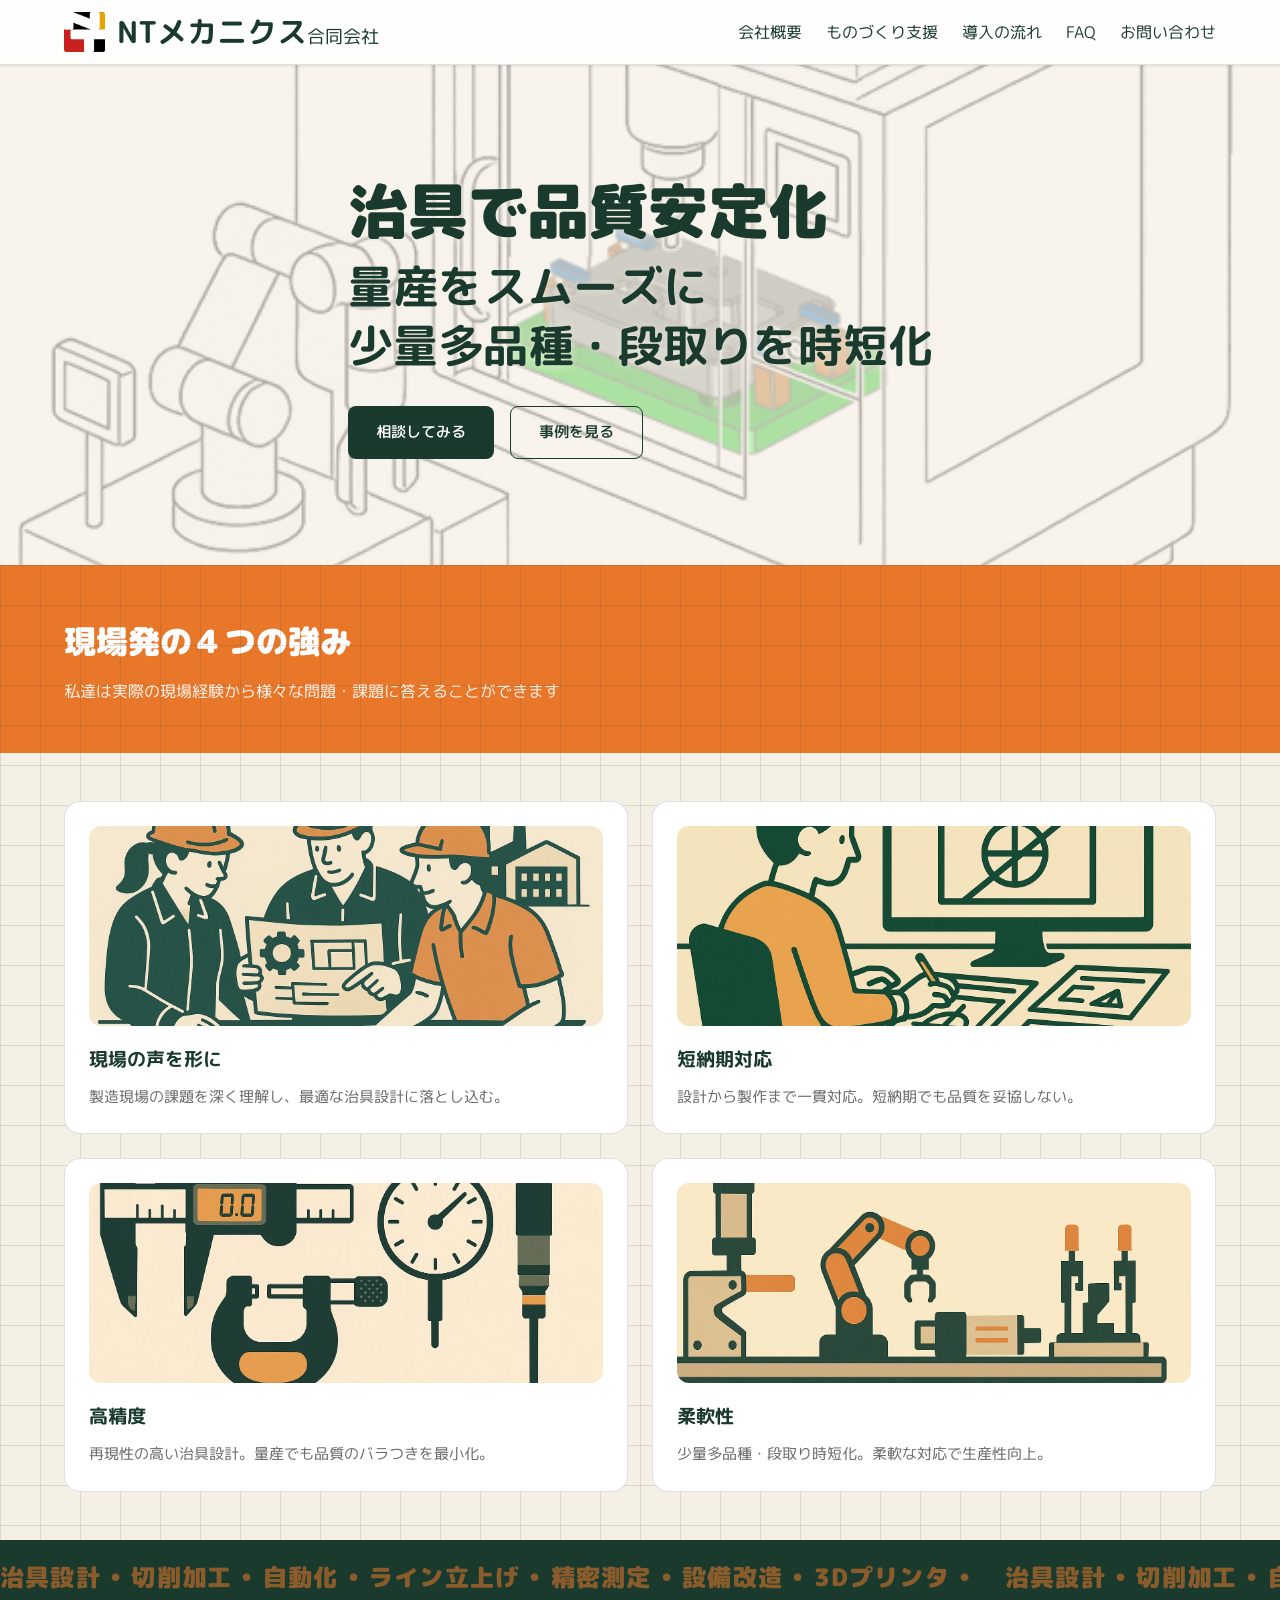
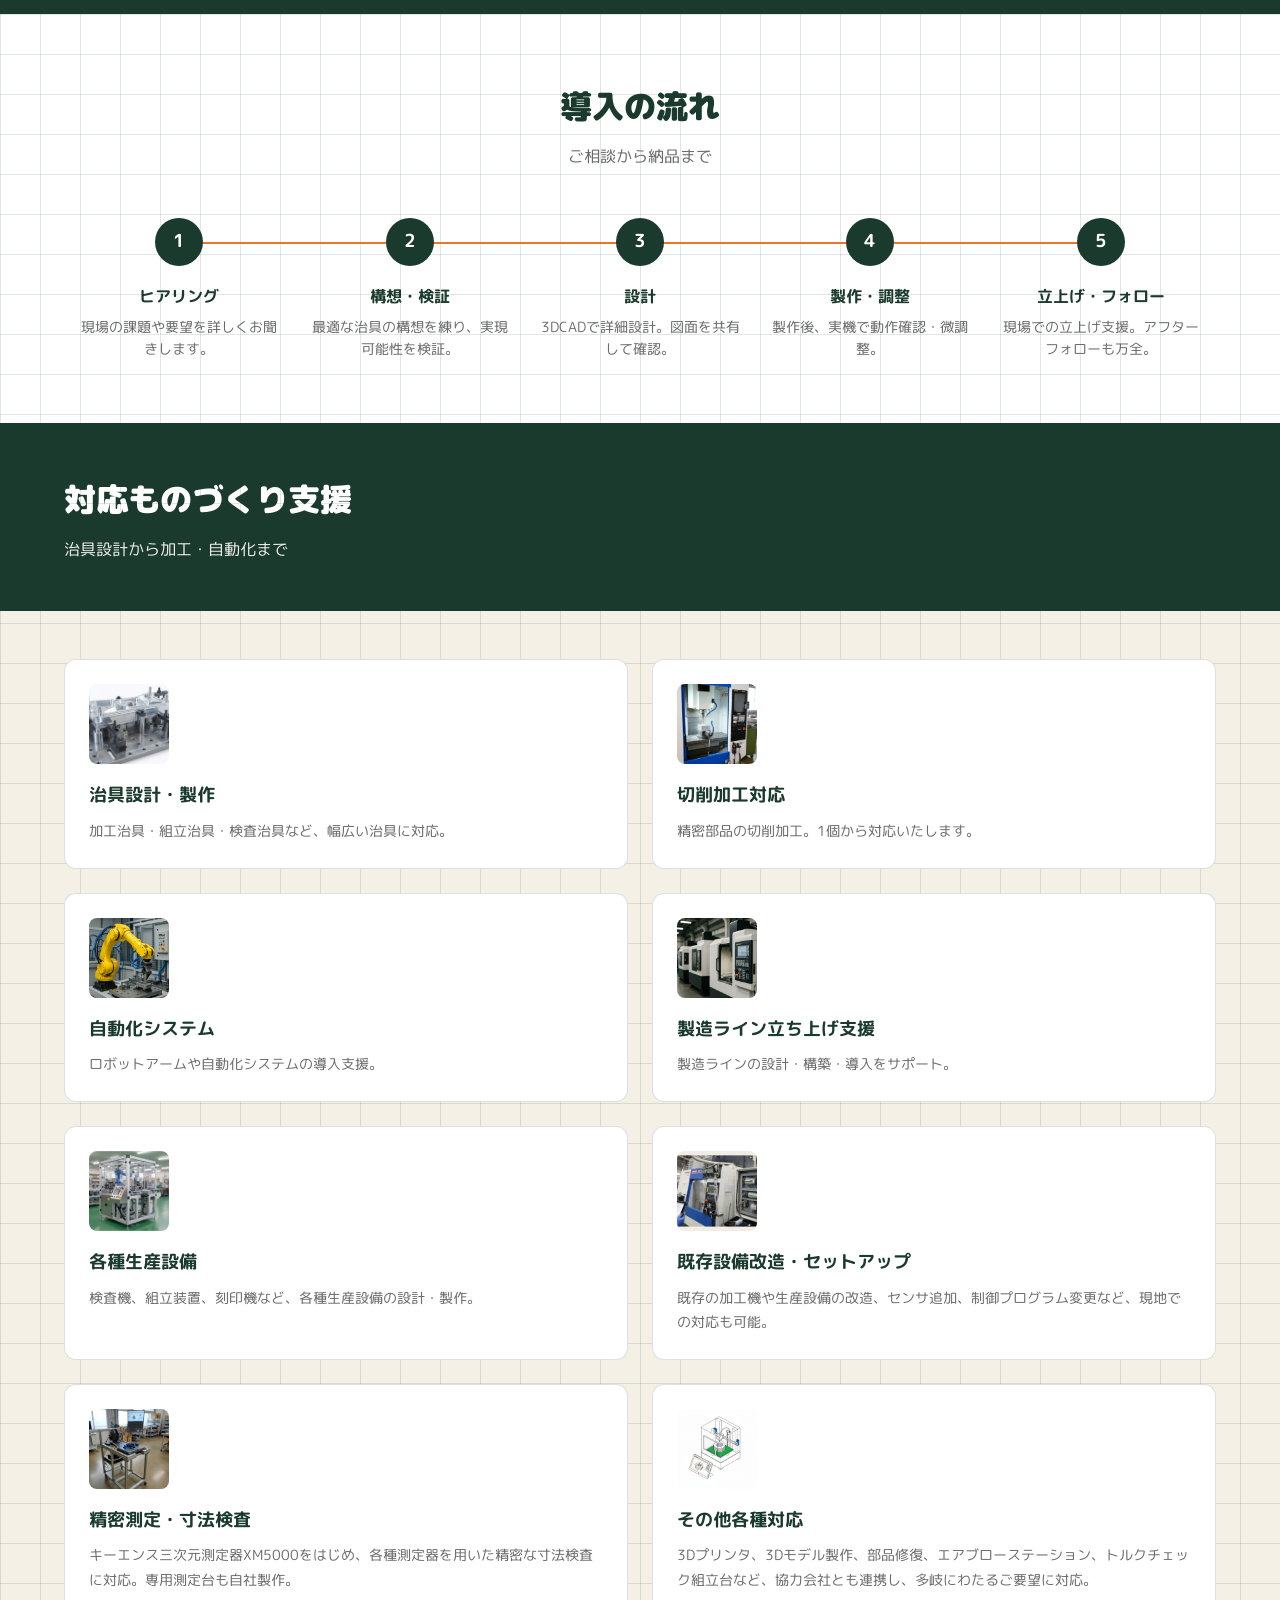
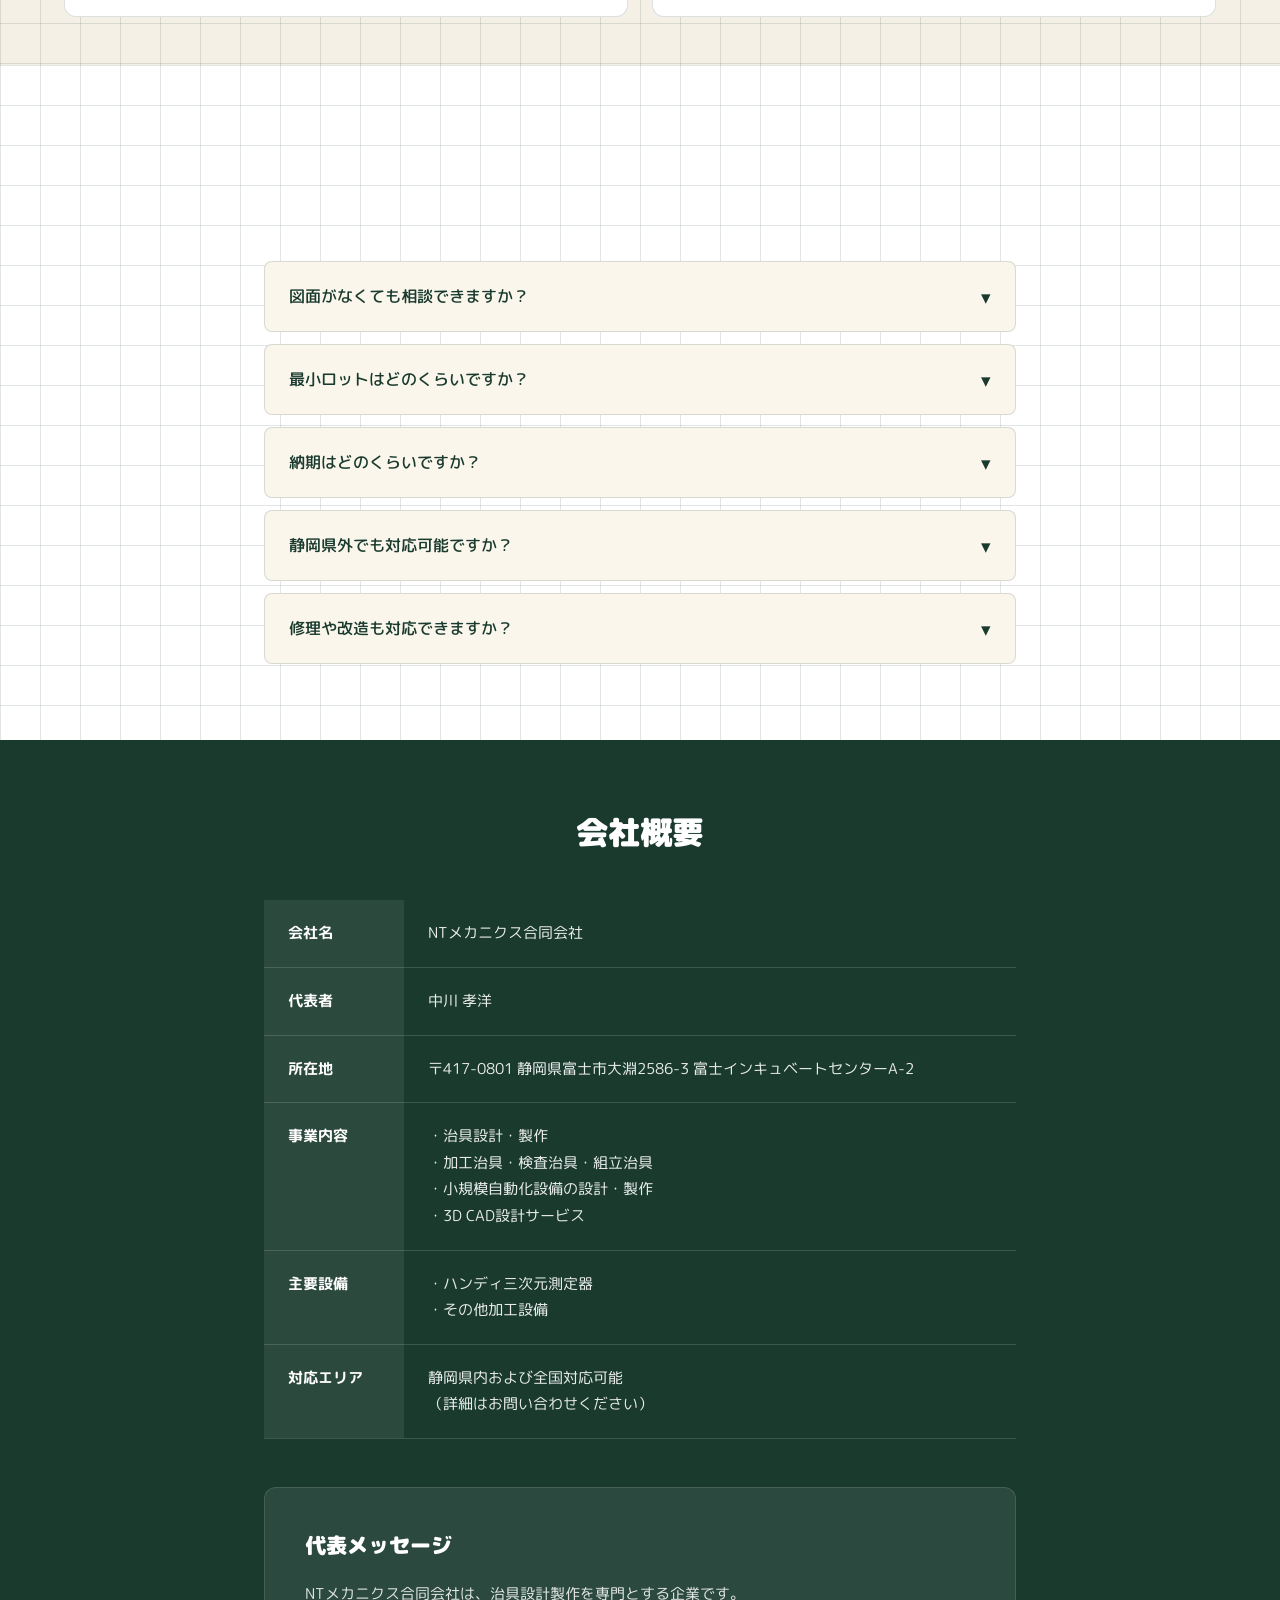
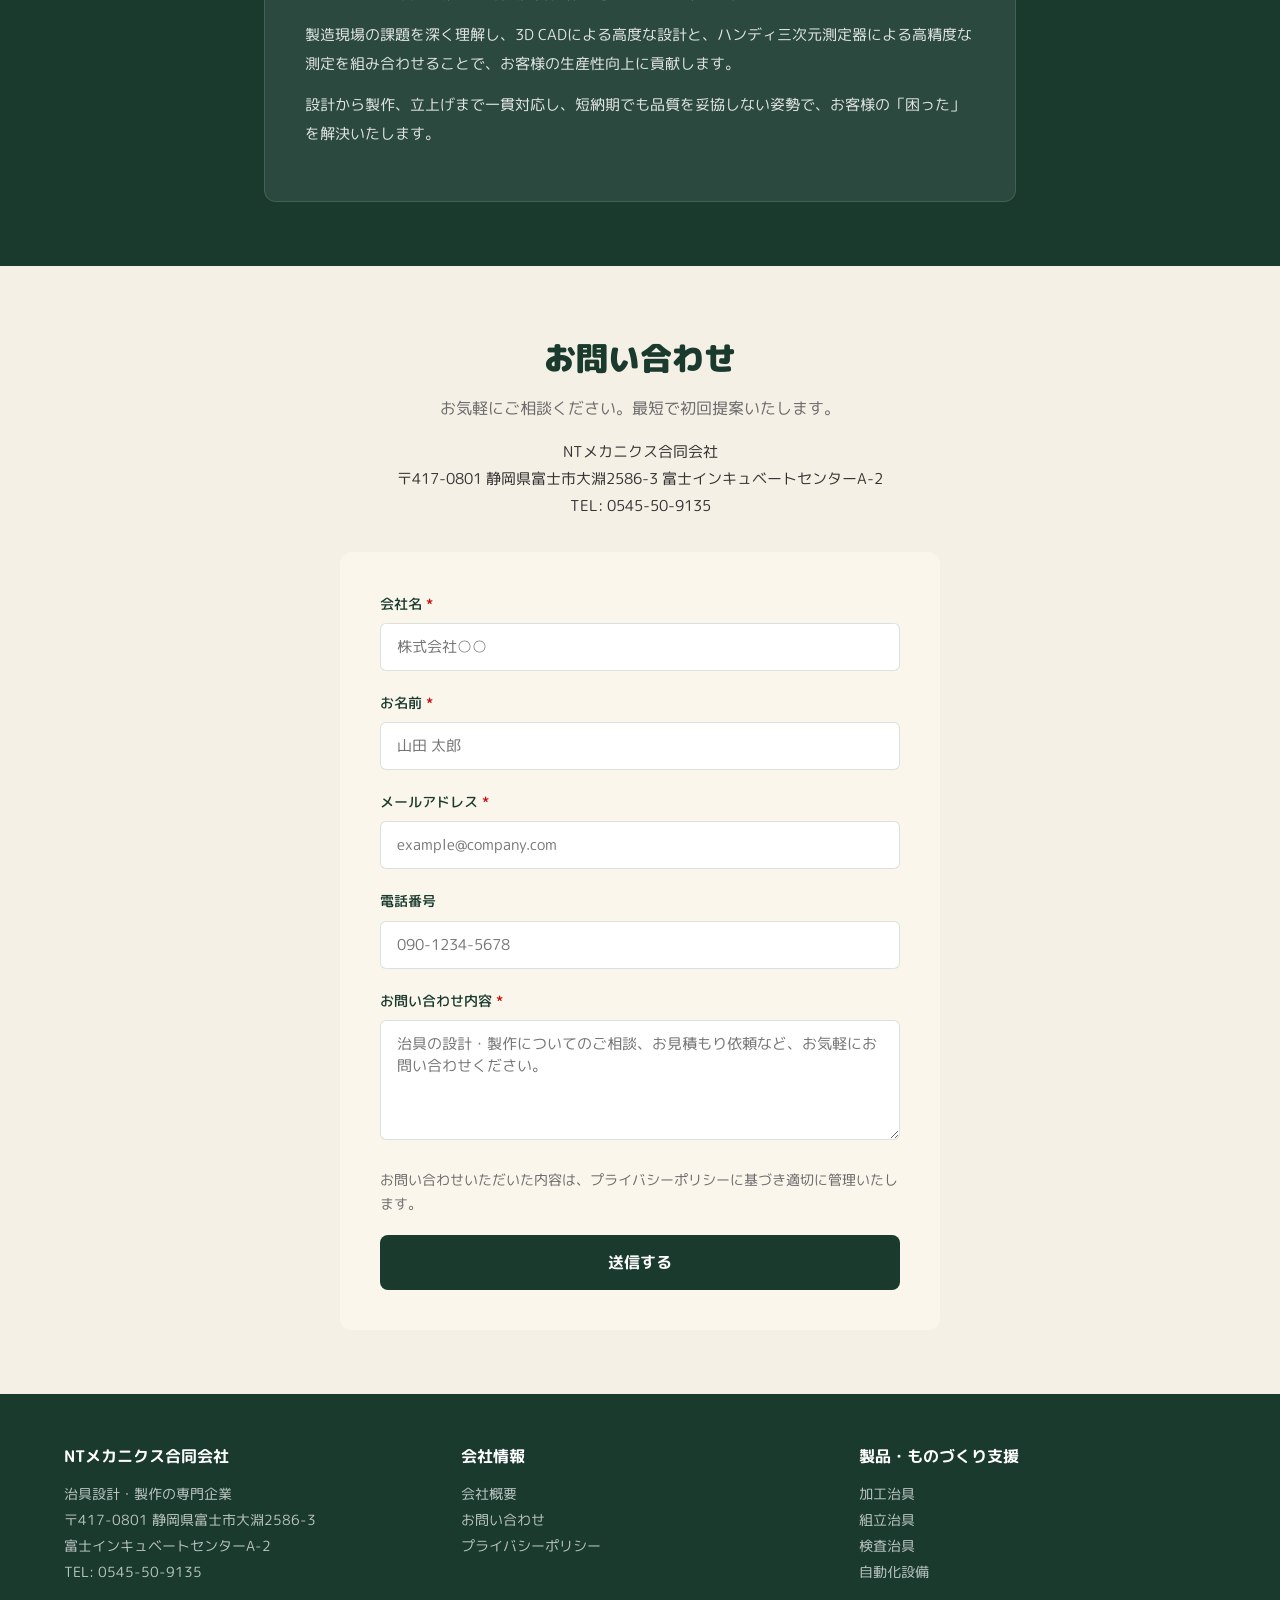
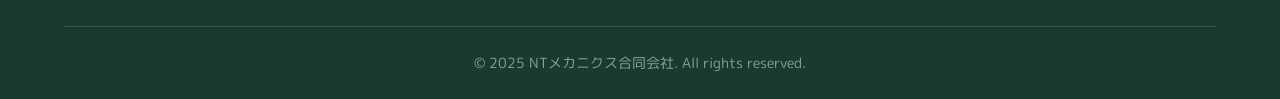
<file: index.html>
<!DOCTYPE html>
<html lang="ja">
<head>
<meta charset="UTF-8">
<meta name="viewport" content="width=device-width, initial-scale=1.0">
<title>NTメカニクス合同会社 — 治具設計・製作の専門企業</title>
<meta name="description" content="静岡県富士市の治具設計・製作会社。加工治具・組立治具・検査治具・自動化設備の設計から製作まで一貫対応。少量多品種・短納期に強み。">
<link rel="icon" type="image/png" href="favicon.png">
<link rel="apple-touch-icon" href="favicon.png">
<script type="application/ld+json">
{"@context":"https://schema.org","@type":"Organization","name":"NTメカニクス合同会社","url":"https://nt-mec.jp","logo":"https://nt-mec.jp/images/nt-logo.png","description":"治具設計・製作の専門企業","address":{"@type":"PostalAddress","streetAddress":"大淵2586-3 富士インキュベートセンターA-2","addressLocality":"富士市","addressRegion":"静岡県","postalCode":"417-0801","addressCountry":"JP"},"telephone":"0545-50-9135"}
</script>
<link href="https://fonts.googleapis.com/css2?family=M+PLUS+Rounded+1c:wght@400;500;700;800;900&display=swap" rel="stylesheet">
<style>
/* === Reset === */
*{box-sizing:border-box;margin:0;padding:0}
html{scroll-behavior:smooth}
body{font-family:'M PLUS Rounded 1c',sans-serif;color:#1a3a2e;background:#f5f0e6;line-height:1.75;-webkit-font-smoothing:antialiased}
img{max-width:100%;display:block}
a{text-decoration:none;color:inherit}

/* === Colors (matching current site) === */
:root{
  --green:#1a3a2e;
  --green-light:#2d5a45;
  --orange:#e8772a;
  --orange-dark:#c65e18;
  --beige:#f5f0e6;
  --beige-light:#faf6ec;
  --white:#ffffff;
  --muted:#6b6b6b;
  --border:rgba(26,58,46,0.15);
}

/* === Grid Background Pattern === */
.grid-bg{
  position:relative;
}
.grid-bg::before{
  content:'';
  position:absolute;
  inset:0;
  background-image:
    linear-gradient(rgba(26,58,46,0.13) 1px, transparent 1px),
    linear-gradient(90deg, rgba(26,58,46,0.13) 1px, transparent 1px);
  background-size:40px 40px;
  pointer-events:none;
  z-index:0;
}

/* === Container === */
.container{max-width:1200px;margin:0 auto;padding:0 24px}

/* === Header (matching current site) === */
header{
  position:sticky;top:0;z-index:50;
  background:rgba(255,255,255,0.9);
  border-bottom:1px solid var(--border);
  box-shadow:0 1px 3px rgba(0,0,0,0.1);
  backdrop-filter:blur(4px);
}
.header-inner{
  display:flex;align-items:center;justify-content:space-between;
  height:64px;max-width:1200px;margin:0 auto;padding:0 24px;
}
.logo{display:flex;align-items:center;gap:12px}
.logo img{height:40px;width:auto}
.logo-text{font-size:1.875rem;font-weight:600;color:var(--green)}
.logo-text .sub{font-size:1.125rem;font-weight:400}
nav{display:flex;align-items:center;gap:24px}
nav a{font-size:1rem;color:var(--green);transition:color 0.2s;white-space:nowrap}
nav a:hover{color:var(--orange)}
nav .dot{width:10px;height:10px;border-radius:50%;background:var(--orange);opacity:0.6}

/* === Hero === */
.hero{
  position:relative;
  min-height:500px;
  display:flex;align-items:center;
  overflow:hidden;
  background:var(--beige);
}
.hero-images{position:absolute;inset:0;z-index:0}
.hero-images img{
  position:absolute;inset:0;width:100%;height:100%;
  object-fit:cover;
  transition:opacity 1.5s ease-in-out;
  opacity:0;
}
.hero-images img.active{opacity:1}
.hero-overlay{
  position:absolute;inset:0;z-index:1;
  background:rgba(245,240,230,0.7);
  pointer-events:none;
}
.hero-images img:nth-child(1){object-position:right center}
.hero-images img:nth-child(2){object-position:center}
.hero-images img:nth-child(3){object-position:center}
.hero-content{
  position:relative;z-index:2;
  max-width:1200px;margin:0 auto;padding:60px 24px;
}
.hero h1{
  font-weight:900;color:var(--green);line-height:1.3;
  text-shadow:0 1px 8px rgba(245,240,230,0.7);
}
.hero h1 .line1{font-size:3.75rem;display:block;margin-bottom:8px;font-weight:900}
.hero h1 .line2{font-size:2.8rem;display:block;font-weight:700}
.hero h1 .line3{font-size:2.8rem;display:block;font-weight:700}
.hero-buttons{display:flex;gap:16px;margin-top:32px}
.btn-primary{
  display:inline-flex;align-items:center;gap:8px;
  padding:12px 28px;border-radius:8px;font-size:0.95rem;font-weight:500;
  background:var(--green);color:#fff;transition:all 0.3s;
}
.btn-primary:hover{background:var(--green-light)}
.btn-outline{
  display:inline-flex;align-items:center;gap:8px;
  padding:12px 28px;border-radius:8px;font-size:0.95rem;font-weight:500;
  background:transparent;color:var(--green);border:1.5px solid var(--green);
  transition:all 0.3s;
}
.btn-outline:hover{background:var(--green);color:#fff}

/* === Section Headers (orange banner - matching site) === */
.section-banner{
  background:var(--orange);color:#fff;
  padding:48px 0;
}
.section-banner h2{font-size:2rem;font-weight:900}
.section-banner p{font-size:1rem;margin-top:8px;opacity:0.9}

/* === Strengths Cards === */
.strengths-grid{
  display:grid;grid-template-columns:repeat(2,1fr);gap:24px;
  padding:48px 0;
}
.strength-card{
  background:var(--white);border-radius:16px;padding:24px;
  border:1px solid var(--border);
  transition:transform 0.3s, box-shadow 0.3s;
  cursor:default;
}
.strength-card:hover{
  transform:translateY(-6px);
  box-shadow:0 12px 32px rgba(26,58,46,0.12);
}
.strength-card img{
  width:100%;height:200px;object-fit:cover;
  border-radius:12px;margin-bottom:16px;
  background:var(--beige);
}
.strength-card h3{font-size:1.2rem;font-weight:700;margin-bottom:8px;color:var(--green)}
.strength-card p{font-size:0.95rem;color:var(--muted);line-height:1.7}

/* === Marquee === */
.marquee-strip{
  overflow:hidden;
  background:var(--green);color:rgba(232,119,42,0.55);
  padding:16px 0;
  font-size:1.5rem;font-weight:900;
  letter-spacing:0.05em;
  white-space:nowrap;
}
.marquee-inner{
  display:inline-block;
  animation:marquee 25s linear infinite;
}
@keyframes marquee{
  0%{transform:translateX(0)}
  100%{transform:translateX(-50%)}
}

/* === Services Grid === */
.services-grid{
  display:grid;grid-template-columns:repeat(2,1fr);gap:24px;
  padding:48px 0;
}
.service-card{
  background:var(--white);border-radius:12px;padding:24px;
  border:1px solid var(--border);
  transition:transform 0.3s, box-shadow 0.3s;
}
.service-card:hover{
  transform:translateY(-4px);
  box-shadow:0 8px 24px rgba(26,58,46,0.1);
}
.service-card img{
  width:80px;height:80px;object-fit:cover;
  border-radius:8px;margin-bottom:16px;
}
.service-card h3{font-size:1.1rem;font-weight:700;margin-bottom:8px;color:var(--green)}
.service-card p{font-size:0.9rem;color:var(--muted);line-height:1.7}

/* === Flow (horizontal 5-col) === */
.flow-section{
  padding:64px 0;
  background:var(--white);
}
.flow-header{text-align:center;margin-bottom:48px}
.flow-header h2{font-size:2rem;font-weight:900;color:var(--green)}
.flow-header p{font-size:1rem;color:var(--muted);margin-top:8px}
.flow-rail{
  display:flex;gap:0;position:relative;
}
.flow-step{
  flex:1;text-align:center;position:relative;
  padding:0 12px;
}
.flow-step .num{
  width:48px;height:48px;border-radius:50%;
  background:var(--green);color:#fff;
  display:flex;align-items:center;justify-content:center;
  font-size:1.1rem;font-weight:700;
  margin:0 auto 16px;
  position:relative;z-index:2;
}
.flow-step h4{font-size:1rem;font-weight:700;color:var(--green);margin-bottom:6px}
.flow-step p{font-size:0.85rem;color:var(--muted);line-height:1.6}
.flow-step:hover .num{
  transform:scale(1.2);
  background:var(--orange);
  transition:all 0.3s ease;
}
.flow-step .num{transition:all 0.3s ease}
.flow-step:hover h4{color:var(--orange);transition:color 0.3s}
.flow-step:hover{transform:translateY(-4px);transition:transform 0.3s}
/* connecting line */
.flow-line{
  position:absolute;top:24px;left:10%;right:10%;height:2px;
  background:var(--border);z-index:0;
}
.flow-line-fill{
  height:100%;width:0;
  background:var(--orange);
  transition:width 1.5s ease-out;
}

/* === FAQ === */
.faq-section{padding:64px 0;background:var(--white)}
.faq-section h2{font-size:2rem;font-weight:900;text-align:center;color:var(--green);margin-bottom:8px}
.faq-section .faq-sub{text-align:center;color:var(--muted);margin-bottom:40px}
.faq-item{
  border:1px solid var(--border);border-radius:8px;
  margin-bottom:12px;overflow:hidden;
  background:var(--beige-light);
}
.faq-q{
  width:100%;display:flex;justify-content:space-between;align-items:center;
  padding:20px 24px;font-size:1rem;font-weight:500;
  background:none;border:none;cursor:pointer;
  color:var(--green);text-align:left;
  font-family:inherit;
}
.faq-q::after{content:'▾';font-size:1.2rem;transition:transform 0.3s}
.faq-item.open .faq-q::after{transform:rotate(180deg)}
.faq-a{
  max-height:0;overflow:hidden;transition:max-height 0.3s ease, padding 0.3s;
  padding:0 24px;font-size:0.95rem;color:var(--muted);line-height:1.8;
}
.faq-item.open .faq-a{max-height:300px;padding:0 24px 20px}

/* === About Table === */
.about-section{padding:64px 0;background:var(--green);color:#fff}
.about-section h2{font-size:2rem;font-weight:900;text-align:center;color:#fff;margin-bottom:40px}
.about-table{
  width:100%;max-width:800px;margin:0 auto;
  border-collapse:collapse;
}
.about-table th,.about-table td{
  padding:20px 24px;text-align:left;
  border-bottom:1px solid rgba(255,255,255,0.15);
  font-size:0.95rem;vertical-align:top;
}
.about-table th{
  width:140px;background:rgba(255,255,255,0.08);
  font-weight:700;color:#fff;white-space:nowrap;
}
.about-table td{color:rgba(255,255,255,0.9)}

/* === Representative Message === */
.rep-message{
  max-width:800px;margin:48px auto 0;
  background:rgba(255,255,255,0.08);border-radius:12px;
  padding:40px;border:1px solid rgba(255,255,255,0.12);
}
.rep-message h3{font-size:1.3rem;font-weight:900;color:#fff;margin-bottom:16px}
.rep-message p{font-size:0.95rem;color:rgba(255,255,255,0.85);line-height:1.9;margin-bottom:12px}

/* === Contact === */
.contact-section{
  padding:64px 0;
  background:var(--beige);
}
.contact-section h2{font-size:2rem;font-weight:900;text-align:center;color:var(--green);margin-bottom:8px}
.contact-sub{text-align:center;color:var(--muted);margin-bottom:16px}
.contact-info{text-align:center;margin-bottom:32px;font-size:0.95rem;color:#333;line-height:1.8}
.contact-form{
  max-width:600px;margin:0 auto;
  background:var(--beige-light);border-radius:12px;
  padding:40px;
}
.form-group{margin-bottom:20px}
.form-group label{display:block;font-size:0.9rem;font-weight:500;margin-bottom:6px;color:var(--green)}
.form-group label .req{color:#c00;margin-left:4px}
.form-group input,.form-group textarea{
  width:100%;padding:12px 16px;border:1px solid var(--border);border-radius:6px;
  font-size:0.95rem;font-family:inherit;background:var(--white);
}
.form-group textarea{height:120px;resize:vertical}
.form-group input[type="file"]{padding:10px;background:var(--white)}
.form-note{font-size:0.85rem;color:var(--muted);margin-bottom:20px}
.submit-btn{
  width:100%;padding:16px;border:none;border-radius:8px;
  background:var(--green);color:#fff;font-size:1rem;font-weight:600;
  cursor:pointer;font-family:inherit;transition:background 0.3s;
}
.submit-btn:hover{background:var(--green-light)}
.submit-btn:disabled{opacity:0.6;cursor:not-allowed}
.form-result{
  margin-top:16px;padding:16px;border-radius:8px;
  font-size:0.95rem;text-align:center;line-height:1.6;
}
.form-result.success{
  background:rgba(26,58,46,0.08);color:var(--green);
  border:1px solid rgba(26,58,46,0.2);
}
.form-result.error{
  background:rgba(200,0,0,0.06);color:#c00;
  border:1px solid rgba(200,0,0,0.2);
}

/* === Footer === */
footer{
  background:var(--green);
  padding:48px 0 24px;
}
.footer-grid{
  display:grid;grid-template-columns:1fr 1fr 1fr;gap:40px;
  margin-bottom:40px;
}
.footer-col h4{font-size:1rem;font-weight:700;color:#fff;margin-bottom:12px}
.footer-col p,.footer-col a{font-size:0.9rem;color:rgba(255,255,255,0.7);line-height:1.8;display:block}
.footer-col a:hover{color:var(--orange)}
.footer-copy{
  text-align:center;font-size:0.85rem;color:rgba(255,255,255,0.5);
  border-top:1px solid rgba(255,255,255,0.15);padding-top:24px;
}

/* === Scroll Reveal === */
.reveal{
  opacity:0;transform:translateY(30px);
  transition:opacity 0.7s ease, transform 0.7s ease;
}
.reveal.visible{opacity:1;transform:translateY(0)}

/* === Responsive === */
@media(max-width:768px){
  nav{display:none}
  .hero h1 .line1{font-size:2.2rem}
  .hero h1 .line2,.hero h1 .line3{font-size:1.6rem}
  .strengths-grid,.services-grid{grid-template-columns:1fr}
  .flow-rail{flex-direction:column;gap:24px}
  .flow-line{display:none}
  .footer-grid{grid-template-columns:1fr}
  .flow-step{padding:0;text-align:left;display:flex;align-items:flex-start;gap:16px}
  .flow-step .num{margin:0;flex-shrink:0}
}
</style>
</head>
<body>

<!-- Header (same as current site) -->
<header>
  <div class="header-inner">
    <a href="/" class="logo">
      <img src="images/nt-logo.png" alt="NTロゴ">
      <span class="logo-text">NTメカニクス<span class="sub">合同会社</span></span>
    </a>
    <nav>
      <a href="#about">会社概要</a>
      <a href="#services">ものづくり支援</a>
      <a href="#flow">導入の流れ</a><!-- changed from 導入事例 since that section is removed -->
      <a href="#faq">FAQ</a>
      <a href="#contact">お問い合わせ</a>
    </nav>
  </div>
</header>

<!-- Hero (same layout, 3 rotating images, text with hierarchy) -->
<section class="hero grid-bg">
  <div class="hero-images">
    <img src="images/hero-automation.png" alt="ロボットアームと加工機の自動化システム" class="active">
    <img src="hero-measurement-proper.png" alt="ノギスで金属ブロックの外形を精密測定">
    <img src="hero-workshop-consultation-v3.png" alt="回転式インデックステーブル治具を組み立てながら相談する現場の様子">
    <div class="hero-overlay"></div>
  </div>
  <div class="hero-content">
    <h1>
      <span class="line1">治具で品質安定化</span>
      <span class="line2">量産をスムーズに</span>
      <span class="line3">少量多品種・段取りを時短化</span>
    </h1>
    <div class="hero-buttons">
      <a href="#contact" class="btn-primary">相談してみる</a>
      <a href="#services" class="btn-outline">事例を見る</a>
    </div>
  </div>
</section>

<!-- Strengths -->
<section class="grid-bg" style="padding-bottom:0">
  <div class="section-banner">
    <div class="container">
      <h2>現場発の４つの強み</h2>
      <p>私達は実際の現場経験から様々な問題・課題に答えることができます</p>
    </div>
  </div>
  <div class="container reveal">
    <div class="strengths-grid">
      <div class="strength-card">
        <img src="reason-1-simple.webp" alt="現場の声を形に">
        <h3>現場の声を形に</h3>
        <p>製造現場の課題を深く理解し、最適な治具設計に落とし込む。</p>
      </div>
      <div class="strength-card">
        <img src="reason-2-simple.webp" alt="短納期対応">
        <h3>短納期対応</h3>
        <p>設計から製作まで一貫対応。短納期でも品質を妥協しない。</p>
      </div>
      <div class="strength-card">
        <img src="reason-3-simple.webp" alt="高精度">
        <h3>高精度</h3>
        <p>再現性の高い治具設計。量産でも品質のバラつきを最小化。</p>
      </div>
      <div class="strength-card">
        <img src="reason-4-illustration.webp" alt="柔軟性">
        <h3>柔軟性</h3>
        <p>少量多品種・段取り時短化。柔軟な対応で生産性向上。</p>
      </div>
    </div>
  </div>
</section>

<!-- Marquee -->
<div class="marquee-strip">
  <div class="marquee-inner">
    治具設計 • 切削加工 • 自動化 • ライン立上げ • 精密測定 • 設備改造 • 3Dプリンタ •&nbsp;&nbsp;&nbsp;
    治具設計 • 切削加工 • 自動化 • ライン立上げ • 精密測定 • 設備改造 • 3Dプリンタ •&nbsp;&nbsp;&nbsp;
    治具設計 • 切削加工 • 自動化 • ライン立上げ • 精密測定 • 設備改造 • 3Dプリンタ •&nbsp;&nbsp;&nbsp;
    治具設計 • 切削加工 • 自動化 • ライン立上げ • 精密測定 • 設備改造 • 3Dプリンタ •&nbsp;&nbsp;&nbsp;
  </div>
</div>

<!-- Flow (horizontal 5-col) -->
<section class="flow-section grid-bg" id="flow">
  <div class="container">
    <div class="flow-header reveal">
      <h2>導入の流れ</h2>
      <p>ご相談から納品まで</p>
    </div>
    <div class="flow-rail reveal" style="position:relative">
      <div class="flow-line"><div class="flow-line-fill"></div></div>
      <div class="flow-step">
        <div class="num">1</div>
        <h4>ヒアリング</h4>
        <p>現場の課題や要望を詳しくお聞きします。</p>
      </div>
      <div class="flow-step">
        <div class="num">2</div>
        <h4>構想・検証</h4>
        <p>最適な治具の構想を練り、実現可能性を検証。</p>
      </div>
      <div class="flow-step">
        <div class="num">3</div>
        <h4>設計</h4>
        <p>3DCADで詳細設計。図面を共有して確認。</p>
      </div>
      <div class="flow-step">
        <div class="num">4</div>
        <h4>製作・調整</h4>
        <p>製作後、実機で動作確認・微調整。</p>
      </div>
      <div class="flow-step">
        <div class="num">5</div>
        <h4>立上げ・フォロー</h4>
        <p>現場での立上げ支援。アフターフォローも万全。</p>
      </div>
    </div>
  </div>
</section>

<!-- Services -->
<section id="services" class="grid-bg">
  <div class="section-banner" style="background:var(--green)">
    <div class="container">
      <h2>対応ものづくり支援</h2>
      <p>治具設計から加工・自動化まで</p>
    </div>
  </div>
  <div class="container reveal">
    <div class="services-grid">
      <div class="service-card">
        <img src="jig-fixture.jpg" alt="治具設計・製作">
        <h3>治具設計・製作</h3>
        <p>加工治具・組立治具・検査治具など、幅広い治具に対応。</p>
      </div>
      <div class="service-card">
        <img src="service-machining-final.webp" alt="切削加工対応">
        <h3>切削加工対応</h3>
        <p>精密部品の切削加工。1個から対応いたします。</p>
      </div>
      <div class="service-card">
        <img src="service-automation-robot.webp" alt="自動化システム">
        <h3>自動化システム</h3>
        <p>ロボットアームや自動化システムの導入支援。</p>
      </div>
      <div class="service-card">
        <img src="service-line-final.webp" alt="製造ライン立ち上げ支援">
        <h3>製造ライン立ち上げ支援</h3>
        <p>製造ラインの設計・構築・導入をサポート。</p>
      </div>
      <div class="service-card">
        <img src="service-equipment.webp" alt="各種生産設備">
        <h3>各種生産設備</h3>
        <p>検査機、組立装置、刻印機など、各種生産設備の設計・製作。</p>
      </div>
      <div class="service-card">
        <img src="service-retrofit.webp" alt="既存設備改造・セットアップ">
        <h3>既存設備改造・セットアップ</h3>
        <p>既存の加工機や生産設備の改造、センサ追加、制御プログラム変更など、現地での対応も可能。</p>
      </div>
      <div class="service-card">
        <img src="service-measurement.webp" alt="精密測定・寸法検査">
        <h3>精密測定・寸法検査</h3>
        <p>キーエンス三次元測定器XM5000をはじめ、各種測定器を用いた精密な寸法検査に対応。専用測定台も自社製作。</p>
      </div>
      <div class="service-card">
        <img src="service-others-3dprinter.png" alt="その他各種対応">
        <h3>その他各種対応</h3>
        <p>3Dプリンタ、3Dモデル製作、部品修復、エアブローステーション、トルクチェック組立台など、協力会社とも連携し、多岐にわたるご要望に対応。</p>
      </div>
    </div>
  </div>
</section>

<!-- FAQ -->
<section class="faq-section grid-bg" id="faq">
  <div class="container" style="max-width:800px">
    <h2 class="reveal">よくある質問</h2>
    <p class="faq-sub reveal">お問い合わせの前にご確認ください</p>
    <div class="reveal">
      <div class="faq-item">
        <button class="faq-q" onclick="this.parentElement.classList.toggle('open')">図面がなくても相談できますか？</button>
        <div class="faq-a">はい、もちろんです。現物の写真やスケッチ、口頭での説明でも対応可能です。まずはお気軽にご相談ください。</div>
      </div>
      <div class="faq-item">
        <button class="faq-q" onclick="this.parentElement.classList.toggle('open')">最小ロットはどのくらいですか？</button>
        <div class="faq-a">1台から対応可能です。少量多品種・段取り短縮が当社の強みですので、小ロットでもお気軽にご相談ください。</div>
      </div>
      <div class="faq-item">
        <button class="faq-q" onclick="this.parentElement.classList.toggle('open')">納期はどのくらいですか？</button>
        <div class="faq-a">案件によりますが、設計から製作まで最短2週間程度です。緊急案件にも柔軟に対応いたしますので、まずはご相談ください。</div>
      </div>
      <div class="faq-item">
        <button class="faq-q" onclick="this.parentElement.classList.toggle('open')">静岡県外でも対応可能ですか？</button>
        <div class="faq-a">はい、全国対応可能です。オンラインでの打ち合わせや配送対応もしております。詳細はお問い合わせください。</div>
      </div>
      <div class="faq-item">
        <button class="faq-q" onclick="this.parentElement.classList.toggle('open')">修理や改造も対応できますか？</button>
        <div class="faq-a">はい、既存治具の修理や改造も対応可能です。現物を拝見してから最適な方法をご提案いたします。</div>
      </div>
    </div>
  </div>
</section>

<!-- About -->
<section class="about-section" id="about">
  <div class="container" style="max-width:800px">
    <h2 class="reveal">会社概要</h2>
    <div class="reveal">
      <table class="about-table">
        <tr><th>会社名</th><td>NTメカニクス合同会社</td></tr>
        <tr><th>代表者</th><td>中川 孝洋</td></tr>
        <tr><th>所在地</th><td>〒417-0801 静岡県富士市大淵2586-3 富士インキュベートセンターA-2</td></tr>
        <tr><th>事業内容</th><td>・治具設計・製作<br>・加工治具・検査治具・組立治具<br>・小規模自動化設備の設計・製作<br>・3D CAD設計サービス</td></tr>
        <tr><th>主要設備</th><td>・ハンディ三次元測定器<br>・その他加工設備</td></tr>
        <tr><th>対応エリア</th><td>静岡県内および全国対応可能<br>（詳細はお問い合わせください）</td></tr>
      </table>
    </div>
    <div class="rep-message reveal">
      <h3>代表メッセージ</h3>
      <p>NTメカニクス合同会社は、治具設計製作を専門とする企業です。</p>
      <p>製造現場の課題を深く理解し、3D CADによる高度な設計と、ハンディ三次元測定器による高精度な測定を組み合わせることで、お客様の生産性向上に貢献します。</p>
      <p>設計から製作、立上げまで一貫対応し、短納期でも品質を妥協しない姿勢で、お客様の「困った」を解決いたします。</p>
    </div>
  </div>
</section>

<!-- Contact -->
<section class="contact-section" id="contact">
  <div class="container" style="max-width:700px">
    <h2 class="reveal">お問い合わせ</h2>
    <p class="contact-sub reveal">お気軽にご相談ください。最短で初回提案いたします。</p>
    <div class="contact-info reveal">
      NTメカニクス合同会社<br>
      〒417-0801 静岡県富士市大淵2586-3 富士インキュベートセンターA-2<br>
      TEL: 0545-50-9135
    </div>
    <form id="contactForm" class="contact-form reveal">
      <input type="hidden" name="_subject" value="【NTメカニクスHP】お問い合わせ">
      <input type="hidden" name="_captcha" value="true">
      <input type="hidden" name="_template" value="table">
      <input type="text" name="_honey" style="display:none">
      <div class="form-group">
        <label>会社名<span class="req">*</span></label>
        <input type="text" name="company" placeholder="株式会社○○" required>
      </div>
      <div class="form-group">
        <label>お名前<span class="req">*</span></label>
        <input type="text" name="name" placeholder="山田 太郎" required>
      </div>
      <div class="form-group">
        <label>メールアドレス<span class="req">*</span></label>
        <input type="email" name="email" placeholder="example@company.com" required>
      </div>
      <div class="form-group">
        <label>電話番号</label>
        <input type="tel" name="phone" placeholder="090-1234-5678">
      </div>
      <div class="form-group">
        <label>お問い合わせ内容<span class="req">*</span></label>
        <textarea name="message" placeholder="治具の設計・製作についてのご相談、お見積もり依頼など、お気軽にお問い合わせください。" required></textarea>
      </div>
      <p class="form-note">お問い合わせいただいた内容は、プライバシーポリシーに基づき適切に管理いたします。</p>
      <button type="submit" class="submit-btn" id="submitBtn">送信する</button>
      <div id="formResult" class="form-result" style="display:none"></div>
    </form>
  </div>
</section>

<!-- Footer -->
<footer>
  <div class="container">
    <div class="footer-grid">
      <div class="footer-col">
        <h4>NTメカニクス合同会社</h4>
        <p>治具設計・製作の専門企業</p>
        <p>〒417-0801 静岡県富士市大淵2586-3<br>富士インキュベートセンターA-2</p>
        <p>TEL: 0545-50-9135</p>
      </div>
      <div class="footer-col">
        <h4>会社情報</h4>
        <a href="#about">会社概要</a>
        <a href="#contact">お問い合わせ</a>
        <a href="privacy.html">プライバシーポリシー</a>
      </div>
      <div class="footer-col">
        <h4>製品・ものづくり支援</h4>
        <a href="#services">加工治具</a>
        <a href="#services">組立治具</a>
        <a href="#services">検査治具</a>
        <a href="#services">自動化設備</a>
      </div>
    </div>
    <div class="footer-copy">© 2025 NTメカニクス合同会社. All rights reserved.</div>
  </div>
</footer>

<script>
// Hero image rotation
(function(){
  const imgs = document.querySelectorAll('.hero-images img');
  let current = 0;
  setInterval(()=>{
    imgs[current].classList.remove('active');
    current = (current + 1) % imgs.length;
    imgs[current].classList.add('active');
  }, 5000);
})();

// Scroll reveal
(function(){
  const reveals = document.querySelectorAll('.reveal');
  const observer = new IntersectionObserver((entries)=>{
    entries.forEach(e=>{
      if(e.isIntersecting){
        e.target.classList.add('visible');
      }
    });
  },{threshold:0.15});
  reveals.forEach(r=>observer.observe(r));
})();

// Flow line animation
(function(){
  const fill = document.querySelector('.flow-line-fill');
  if(!fill) return;
  const observer = new IntersectionObserver((entries)=>{
    entries.forEach(e=>{
      if(e.isIntersecting){
        fill.style.width = '100%';
      }
    });
  },{threshold:0.3});
  observer.observe(fill.parentElement);
})();

// AJAX form submission
(function(){
  const form = document.getElementById('contactForm');
  if(!form) return;
  const btn = document.getElementById('submitBtn');
  const result = document.getElementById('formResult');

  form.addEventListener('submit', function(e){
    e.preventDefault();
    btn.disabled = true;
    btn.textContent = '送信中...';
    result.style.display = 'none';

    const data = new FormData(form);
    fetch('https://formsubmit.co/ajax/takahiro-nakagawa@nt-mec.jp', {
      method: 'POST',
      body: data,
      headers: { 'Accept': 'application/json' }
    })
    .then(function(res){ return res.json(); })
    .then(function(json){
      if(json.success){
        result.className = 'form-result success';
        result.innerHTML = 'お問い合わせありがとうございます。<br>内容を確認の上、担当者よりご連絡いたします。';
        result.style.display = 'block';
        form.reset();
      } else {
        throw new Error('送信に失敗しました');
      }
    })
    .catch(function(){
      result.className = 'form-result error';
      result.innerHTML = '送信に失敗しました。お手数ですが、お電話（0545-50-9135）にてお問い合わせください。';
      result.style.display = 'block';
    })
    .finally(function(){
      btn.disabled = false;
      btn.textContent = '送信する';
    });
  });
})();
</script>

</body>
</html>
</file>
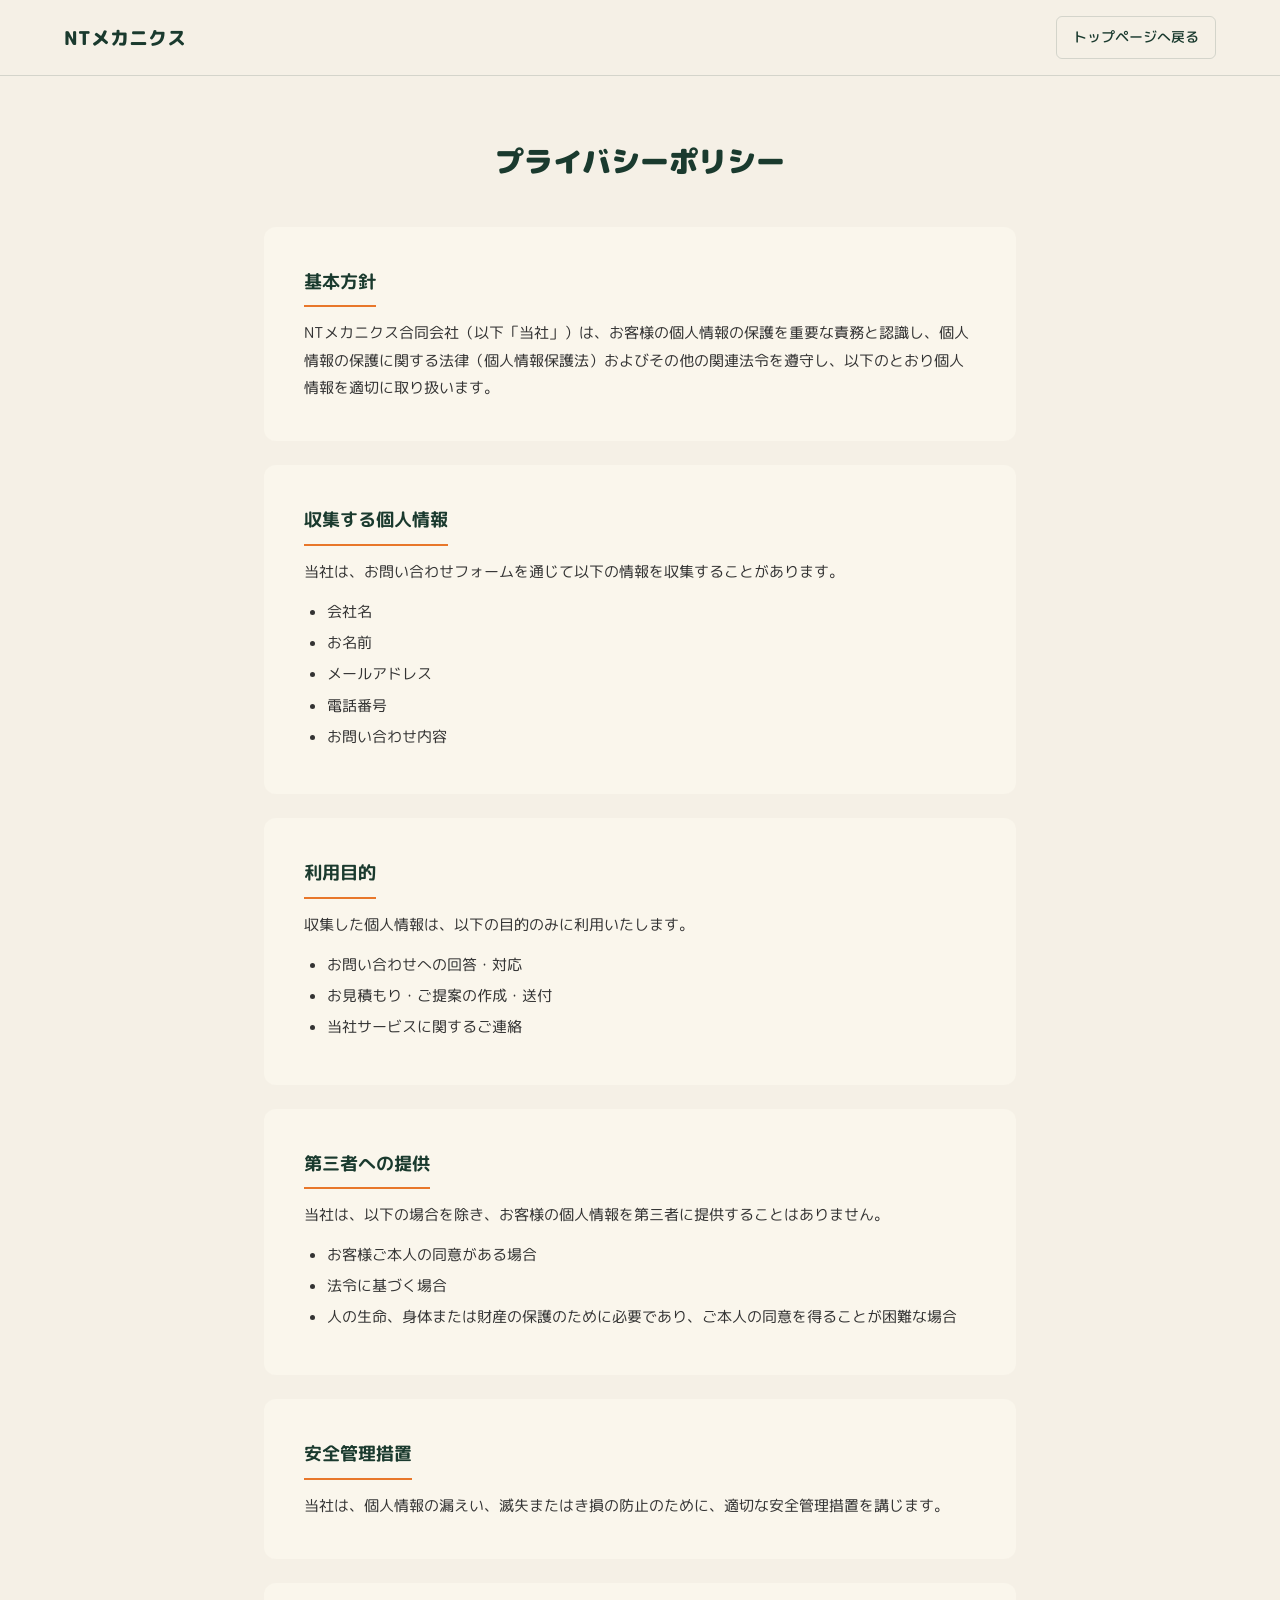
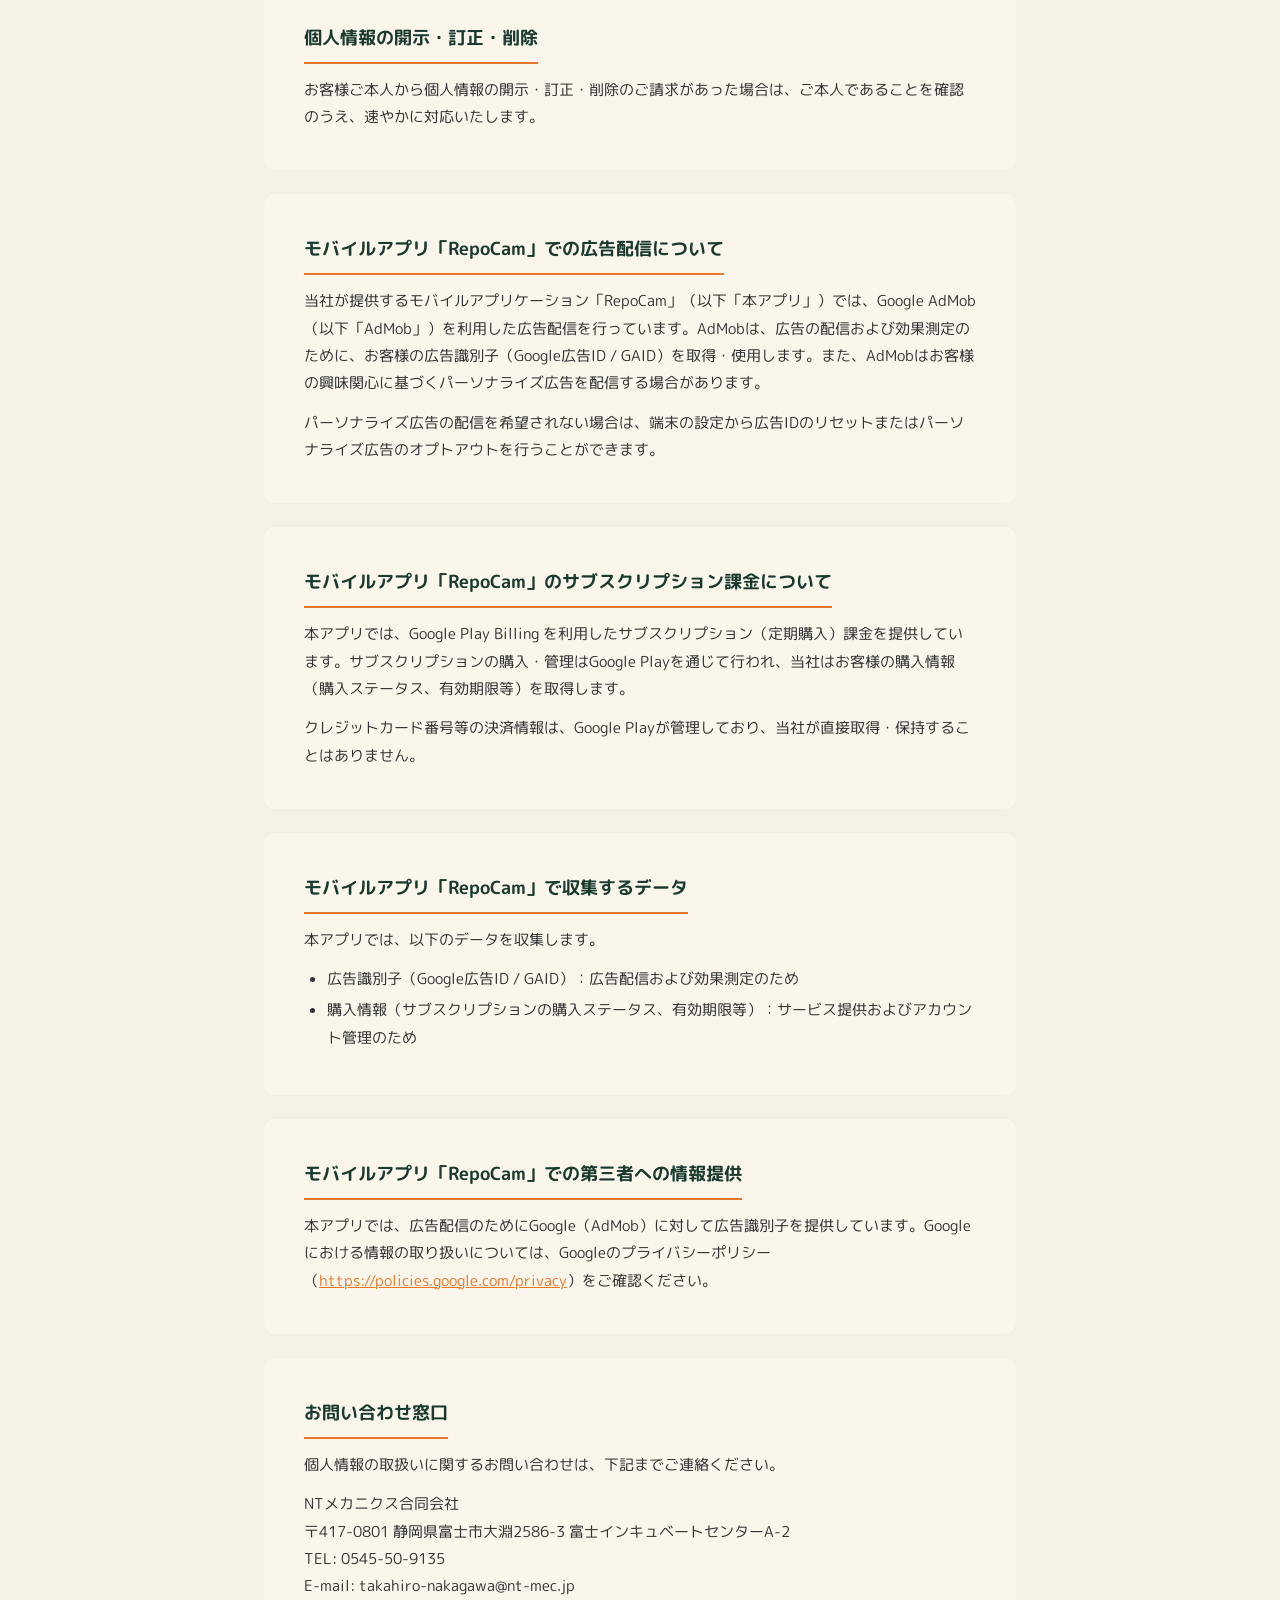
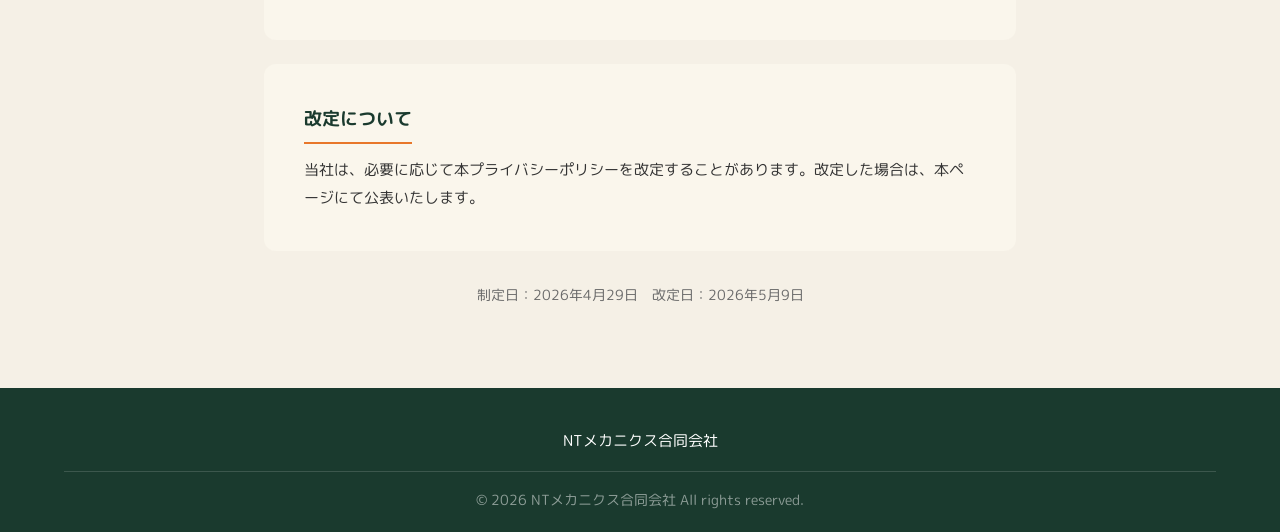
<file: privacy.html>
<!DOCTYPE html>
<html lang="ja">
<head>
<meta charset="UTF-8">
<meta name="viewport" content="width=device-width, initial-scale=1.0">
<title>プライバシーポリシー — NTメカニクス合同会社</title>
<meta name="description" content="NTメカニクス合同会社のプライバシーポリシー。個人情報の取扱いについて。">
<link rel="icon" type="image/png" href="favicon.png">
<link rel="apple-touch-icon" href="favicon.png">
<link href="https://fonts.googleapis.com/css2?family=M+PLUS+Rounded+1c:wght@400;500;700;800;900&display=swap" rel="stylesheet">
<style>
*{box-sizing:border-box;margin:0;padding:0}
html{scroll-behavior:smooth}
body{font-family:'M PLUS Rounded 1c',sans-serif;color:#1a3a2e;background:#f5f0e6;line-height:1.75;-webkit-font-smoothing:antialiased}
a{text-decoration:none;color:inherit}

:root{
  --green:#1a3a2e;
  --green-light:#2d5a45;
  --orange:#e8772a;
  --beige:#f5f0e6;
  --beige-light:#faf6ec;
  --white:#ffffff;
  --muted:#6b6b6b;
  --border:rgba(26,58,46,0.15);
}

header{
  position:sticky;top:0;z-index:50;
  background:rgba(245,240,230,0.95);
  backdrop-filter:blur(10px);
  border-bottom:1px solid var(--border);
  padding:16px 0;
}
.header-inner{
  max-width:1200px;margin:0 auto;padding:0 24px;
  display:flex;align-items:center;justify-content:space-between;
}
.logo{font-size:1.2rem;font-weight:800;color:var(--green)}
.back-link{
  font-size:0.9rem;color:var(--green);font-weight:500;
  border:1px solid var(--border);border-radius:6px;
  padding:8px 16px;transition:background 0.3s;
}
.back-link:hover{background:rgba(26,58,46,0.05)}

.container{max-width:800px;margin:0 auto;padding:0 24px}

.policy-section{
  padding:60px 0 80px;
}
.policy-section h1{
  font-size:1.8rem;font-weight:900;text-align:center;
  color:var(--green);margin-bottom:40px;
}
.policy-card{
  background:var(--beige-light);border-radius:12px;
  padding:40px;margin-bottom:24px;
}
.policy-card h2{
  font-size:1.1rem;font-weight:700;color:var(--green);
  margin-bottom:12px;padding-bottom:8px;
  border-bottom:2px solid var(--orange);
  display:inline-block;
}
.policy-card p{
  font-size:0.95rem;color:#333;margin-bottom:12px;line-height:1.8;
}
.policy-card p:last-child{margin-bottom:0}
.policy-card ul{
  font-size:0.95rem;color:#333;line-height:1.8;
  padding-left:1.5em;margin-bottom:12px;
}
.policy-card ul:last-child{margin-bottom:0}
.policy-card li{margin-bottom:4px}

.policy-date{
  text-align:center;font-size:0.9rem;color:var(--muted);
  margin-top:32px;
}

footer{background:var(--green);padding:40px 0 20px}
.footer-inner{
  max-width:1200px;margin:0 auto;padding:0 24px;
  text-align:center;
}
.footer-company{color:#fff;font-size:0.95rem;margin-bottom:8px}
.footer-copy{
  color:rgba(255,255,255,0.5);font-size:0.85rem;
  margin-top:16px;padding-top:16px;
  border-top:1px solid rgba(255,255,255,0.15);
}

@media(max-width:600px){
  .policy-section h1{font-size:1.4rem}
  .policy-card{padding:24px}
}
</style>
</head>
<body>

<header>
  <div class="header-inner">
    <a href="/" class="logo">NTメカニクス</a>
    <a href="/" class="back-link">トップページへ戻る</a>
  </div>
</header>

<section class="policy-section">
  <div class="container">
    <h1>プライバシーポリシー</h1>

    <div class="policy-card">
      <h2>基本方針</h2>
      <p>NTメカニクス合同会社（以下「当社」）は、お客様の個人情報の保護を重要な責務と認識し、個人情報の保護に関する法律（個人情報保護法）およびその他の関連法令を遵守し、以下のとおり個人情報を適切に取り扱います。</p>
    </div>

    <div class="policy-card">
      <h2>収集する個人情報</h2>
      <p>当社は、お問い合わせフォームを通じて以下の情報を収集することがあります。</p>
      <ul>
        <li>会社名</li>
        <li>お名前</li>
        <li>メールアドレス</li>
        <li>電話番号</li>
        <li>お問い合わせ内容</li>
      </ul>
    </div>

    <div class="policy-card">
      <h2>利用目的</h2>
      <p>収集した個人情報は、以下の目的のみに利用いたします。</p>
      <ul>
        <li>お問い合わせへの回答・対応</li>
        <li>お見積もり・ご提案の作成・送付</li>
        <li>当社サービスに関するご連絡</li>
      </ul>
    </div>

    <div class="policy-card">
      <h2>第三者への提供</h2>
      <p>当社は、以下の場合を除き、お客様の個人情報を第三者に提供することはありません。</p>
      <ul>
        <li>お客様ご本人の同意がある場合</li>
        <li>法令に基づく場合</li>
        <li>人の生命、身体または財産の保護のために必要であり、ご本人の同意を得ることが困難な場合</li>
      </ul>
    </div>

    <div class="policy-card">
      <h2>安全管理措置</h2>
      <p>当社は、個人情報の漏えい、滅失またはき損の防止のために、適切な安全管理措置を講じます。</p>
    </div>

    <div class="policy-card">
      <h2>個人情報の開示・訂正・削除</h2>
      <p>お客様ご本人から個人情報の開示・訂正・削除のご請求があった場合は、ご本人であることを確認のうえ、速やかに対応いたします。</p>
    </div>

    <div class="policy-card">
      <h2>モバイルアプリ「RepoCam」での広告配信について</h2>
      <p>当社が提供するモバイルアプリケーション「RepoCam」（以下「本アプリ」）では、Google AdMob（以下「AdMob」）を利用した広告配信を行っています。AdMobは、広告の配信および効果測定のために、お客様の広告識別子（Google広告ID / GAID）を取得・使用します。また、AdMobはお客様の興味関心に基づくパーソナライズ広告を配信する場合があります。</p>
      <p>パーソナライズ広告の配信を希望されない場合は、端末の設定から広告IDのリセットまたはパーソナライズ広告のオプトアウトを行うことができます。</p>
    </div>

    <div class="policy-card">
      <h2>モバイルアプリ「RepoCam」のサブスクリプション課金について</h2>
      <p>本アプリでは、Google Play Billing を利用したサブスクリプション（定期購入）課金を提供しています。サブスクリプションの購入・管理はGoogle Playを通じて行われ、当社はお客様の購入情報（購入ステータス、有効期限等）を取得します。</p>
      <p>クレジットカード番号等の決済情報は、Google Playが管理しており、当社が直接取得・保持することはありません。</p>
    </div>

    <div class="policy-card">
      <h2>モバイルアプリ「RepoCam」で収集するデータ</h2>
      <p>本アプリでは、以下のデータを収集します。</p>
      <ul>
        <li>広告識別子（Google広告ID / GAID）：広告配信および効果測定のため</li>
        <li>購入情報（サブスクリプションの購入ステータス、有効期限等）：サービス提供およびアカウント管理のため</li>
      </ul>
    </div>

    <div class="policy-card">
      <h2>モバイルアプリ「RepoCam」での第三者への情報提供</h2>
      <p>本アプリでは、広告配信のためにGoogle（AdMob）に対して広告識別子を提供しています。Googleにおける情報の取り扱いについては、Googleのプライバシーポリシー（<a href="https://policies.google.com/privacy" target="_blank" rel="noopener noreferrer" style="color:var(--orange);text-decoration:underline">https://policies.google.com/privacy</a>）をご確認ください。</p>
    </div>

    <div class="policy-card">
      <h2>お問い合わせ窓口</h2>
      <p>個人情報の取扱いに関するお問い合わせは、下記までご連絡ください。</p>
      <p>NTメカニクス合同会社<br>
      〒417-0801 静岡県富士市大淵2586-3 富士インキュベートセンターA-2<br>
      TEL: 0545-50-9135<br>
      E-mail: takahiro-nakagawa@nt-mec.jp</p>
    </div>

    <div class="policy-card">
      <h2>改定について</h2>
      <p>当社は、必要に応じて本プライバシーポリシーを改定することがあります。改定した場合は、本ページにて公表いたします。</p>
    </div>

    <p class="policy-date">制定日：2026年4月29日　改定日：2026年5月9日</p>
  </div>
</section>

<footer>
  <div class="footer-inner">
    <p class="footer-company">NTメカニクス合同会社</p>
    <p class="footer-copy">&copy; 2026 NTメカニクス合同会社 All rights reserved.</p>
  </div>
</footer>

</body>
</html>
</file>
